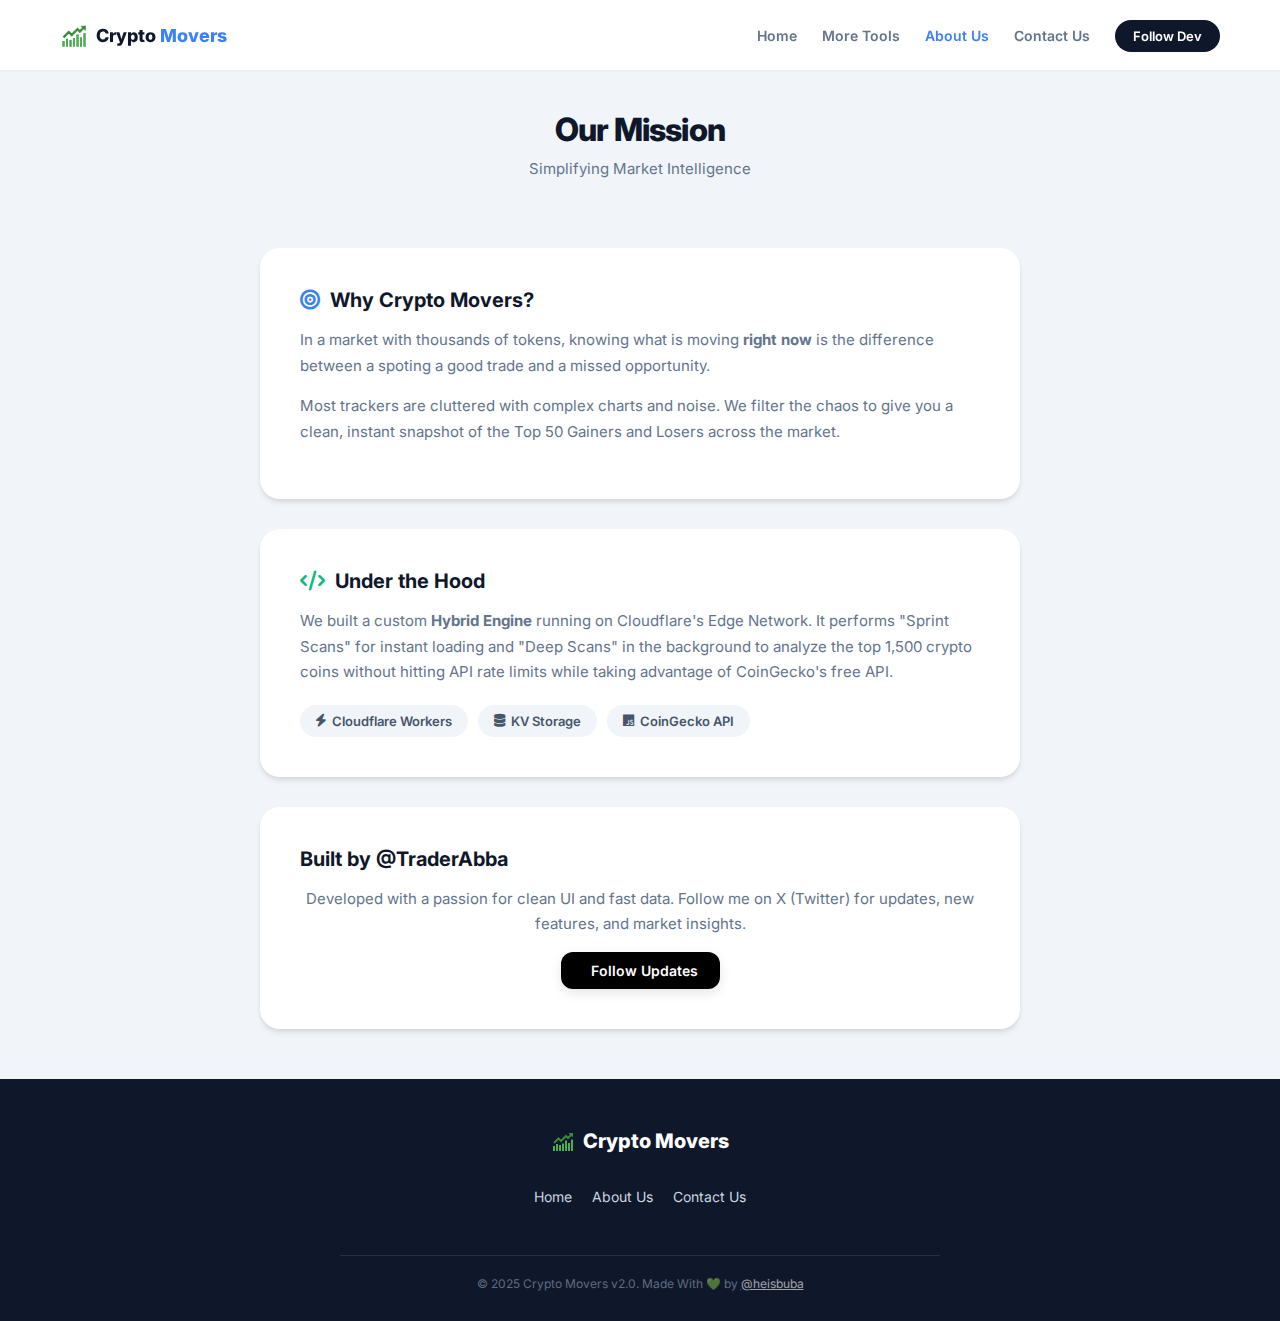
<file: about-us.html>
<!DOCTYPE html>
<html lang="en">
<head>
    <meta charset="UTF-8">
    <meta name="viewport" content="width=device-width, initial-scale=1.0">
    <meta http-equiv="X-UA-Compatible" content="IE=edge">
    
    <title>About Us | Crypto Movers</title>
    
    <meta name="description" content="Learn about Crypto Movers and our mission to provide real-time crypto market intelligence. Built on the edge for speed and accuracy.">
    <meta name="keywords" content="about crypto movers, crypto market tracker, traderabba, crypto tools, real-time crypto data">
    <meta name="author" content="Buha">

    <meta property="og:title" content="About Us | Crypto Movers">
    <meta property="og:description" content="Simplifying market intelligence. Instant snapshots of the Top 50 Gainers and Losers.">
    <meta property="og:image" content="https://cryptomovers.pages.dev/images/social-media.jpg">
    <meta property="og:type" content="website">

    <meta name="twitter:card" content="summary">
    <meta name="twitter:title" content="About Us | Crypto Movers">
    <meta name="twitter:description" content="Simplifying market intelligence. Instant snapshots of the Top 50 Gainers and Losers.">
    <meta name="twitter:image" content="https://cryptomovers.pages.dev/images/social-media.jpg">
    
    <link rel="icon" type="image/png" href="/images/bullish.png">
    <link rel="stylesheet" href="style.css">
      </head>
<body>
    <!-- NAV BAR-->
    <nav class="navbar">
        <div class="nav-container">
            <a href="/" class="logo">
                <img src="/images/bullish.png" alt="Logo">
                <span>Crypto <span class="highlight">Movers</span></span>
            </a>
            
            <div class="menu-toggle" id="mobile-menu">
                <span class="bar"></span><span class="bar"></span><span class="bar"></span>
            </div>
            <ul class="nav-menu">
                <li class="nav-item"><a href="/" class="nav-link">Home</a></li>  
                <li class="nav-item"><a href="/more-tools" class="nav-link">More Tools</a></li>
                <li class="nav-item"><a href="/about-us" class="nav-link active">About Us</a></li>
                <li class="nav-item"><a href="/contact-us" class="nav-link">Contact Us</a></li>            
                <li class="nav-item">
                    <a href="https://x.com/heisbuba" target="_blank" class="nav-btn">Follow Dev</a>
                </li>
            </ul>
        </div>
    </nav>

    <main id="app-content">
        <div class="hero">
            <h1>Our Mission</h1>
            <p class="sub-text">Simplifying Market Intelligence</p>
        </div>

        <div class="about-content-wrapper">
            <div class="card">
                <h3><i class="fas fa-bullseye" style="color:var(--primary)"></i> Why Crypto Movers?</h3>
                <p>
                    In a market with thousands of tokens, knowing what is moving <strong>right now</strong> is the difference between a spoting a good trade and a missed opportunity.
                </p>
                <p>
                    Most trackers are cluttered with complex charts and noise. We filter the chaos to give you a clean, instant snapshot of the Top 50 Gainers and Losers across the market.
                </p>
            </div>

            <div class="card">
                <h3><i class="fas fa-code" style="color:var(--green)"></i> Under the Hood</h3>
                <p>
                    We built a custom <strong>Hybrid Engine</strong> running on Cloudflare's Edge Network. It performs "Sprint Scans" for instant loading and "Deep Scans" in the background to analyze the top 1,500 crypto coins without hitting API rate limits while taking advantage of CoinGecko's free API.
                </p>
                <div class="tech-stack">
                    <span class="tech-badge"><i class="fas fa-bolt"></i> Cloudflare Workers</span>
                    <span class="tech-badge"><i class="fas fa-database"></i> KV Storage</span>
                    <span class="tech-badge"><i class="fab fa-js"></i> CoinGecko API</span>
                </div>
            </div>

            <div class="card" style="text-align: center;">
                <h3>Built by @TraderAbba</h3>
                <p>
                    Developed with a passion for clean UI and fast data. 
                    Follow me on X (Twitter) for updates, new features, and market insights.
                </p>
                <a href="https://x.com/traderabba" target="_blank" class="btn" style="background: black; width: fit-content; margin: 0 auto; margin-top: 15px; text-decoration: none;">
                    <i class="fab fa-x-twitter"></i> Follow Updates
                </a>
            </div>
        </div>
    </main>

    <footer>
        <div class="footer-content">
            <div class="footer-logo"><img src="/images/bullish.png" alt="icon"> Crypto Movers</div>
            <div class="footer-nav">
                <a href="index.html" title="Homepage">Home</a>
                <a href="/dex-movers">About Us</a>
                <a href="contact-us.html">Contact Us</a>
            </div>
            <div class="copyright">
                &copy; 2025 Crypto Movers v2.0. Made With 💚 by <a href="https://github.com/heisbuba" target="_blank">@heisbuba</a>
            </div>
        </div>
    </footer>

    <script src="scripts/common.js"></script>
</body>
</html>
</file>
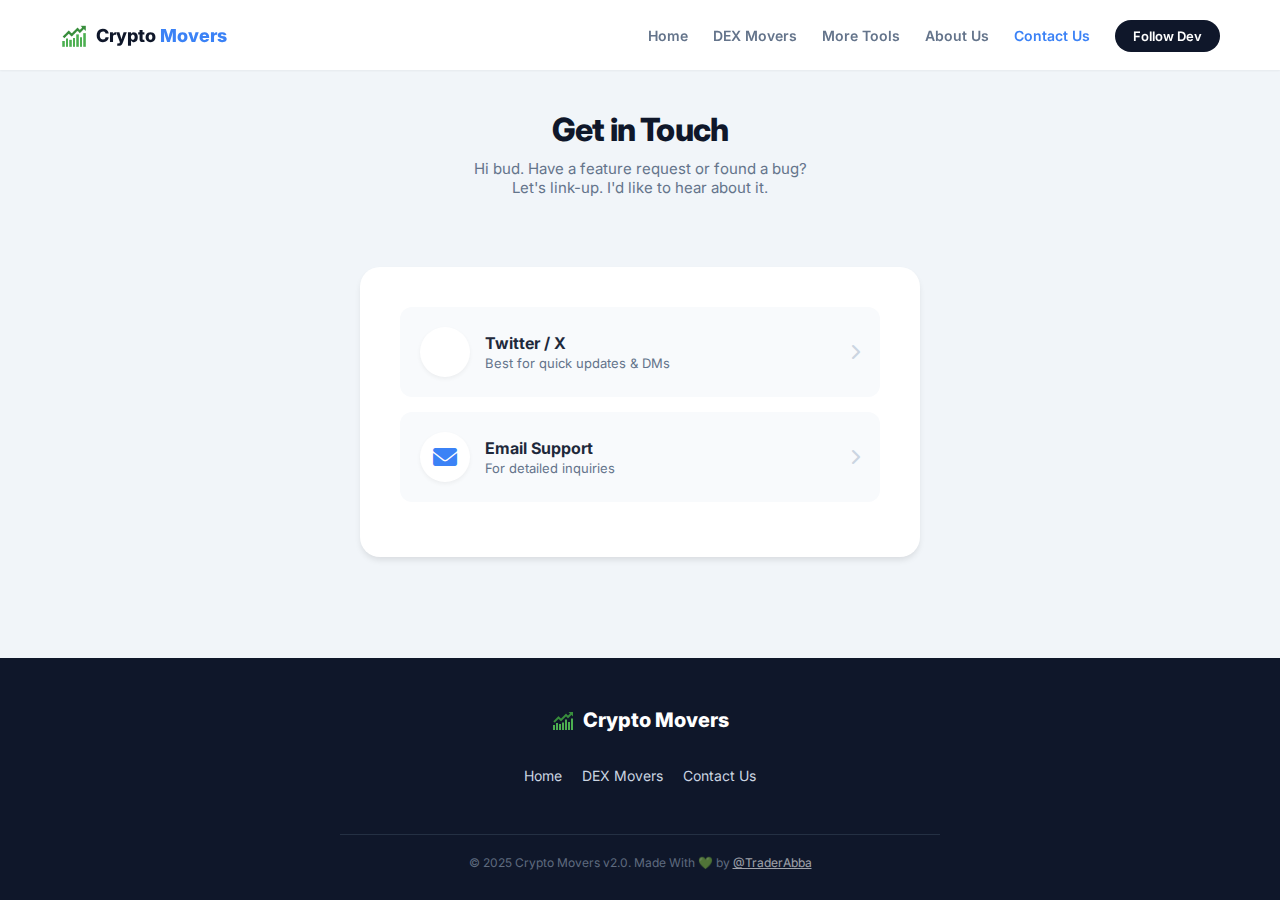
<file: contact-us.html>
<!DOCTYPE html>
<html lang="en">
<head>
    <meta charset="UTF-8">
    <meta name="viewport" content="width=device-width, initial-scale=1.0">
    <meta http-equiv="X-UA-Compatible" content="IE=edge">
    
    <title>Contact Us | Crypto Movers</title>
    
    <meta name="description" content="Get in touch with the Crypto Movers team. Report bugs, suggest features, or contact the developer.">
    <meta name="keywords" content="crypto contact, traderabba contact, crypto movers support, feature request">
    <meta name="author" content="TraderAbba">

    <meta property="og:title" content="Contact Us | Crypto Movers">
    <meta property="og:description" content="Have a feature request or found a bug? Let's link up.">
    <meta property="og:image" content="https://cryptomovers.pages.dev/images/social-media.jpg">
    <meta property="og:type" content="website">

    <meta name="twitter:card" content="summary">
    <meta name="twitter:title" content="Contact Us | Crypto Movers">
    <meta name="twitter:description" content="Have a feature request or found a bug? Let's link up.">
    <meta name="twitter:image" content="https://cryptomovers.pages.dev/images/social-media.jpg">

    <link rel="icon" type="image/png" href="/images/bullish.png">
    <link rel="stylesheet" href="style.css">
</head>
<body>
    
    <nav class="navbar">
        <div class="nav-container">
            <a href="index.html" class="logo">
                <img src="/images/bullish.png" alt="Logo">
                <span>Crypto <span class="highlight">Movers</span></span>
            </a>
            
            <div class="menu-toggle" id="mobile-menu">
                <span class="bar"></span><span class="bar"></span><span class="bar"></span>
            </div>
            <ul class="nav-menu">
                <li class="nav-item"><a href="index.html" class="nav-link">Home</a></li>
                <li class="nav-item"><a href="dex-movers.html" class="nav-link">DEX Movers</a></li>  
                <li class="nav-item"><a href="more-tools.html" class="nav-link">More Tools</a></li>
                <li class="nav-item"><a href="about-us.html" class="nav-link">About Us</a></li>
                <li class="nav-item"><a href="contact-us.html" class="nav-link active">Contact Us</a></li>            
                <li class="nav-item">
                    <a href="https://twitter.com/traderabba" target="_blank" class="nav-btn">Follow Dev</a>
                </li>
            </ul>
        </div>
    </nav>

    <main id="app-content">
        <div class="hero">
            <h1>Get in Touch</h1>
            <p class="sub-text">Hi bud. Have a feature request or found a bug?
            <br>Let's link-up. I'd like to hear about it.</p>
        </div>

        <div class="contact-container">
            <div class="contact-card">
               <a href="https://x.com/traderabba" target="_blank" class="contact-option">
                    <div class="option-icon" style="color: black;"><i class="fab fa-x-twitter"></i></div>
                    <div class="option-text">
                        <h4>Twitter / X</h4>
                        <p>Best for quick updates & DMs</p>
                    </div>
                    <i class="fas fa-chevron-right" style="color:#cbd5e1"></i>
                </a>
                <a href="mailto:traderabba@outlook.com" class="contact-option">
                    <div class="option-icon" style="color: #3b82f6;"><i class="fas fa-envelope"></i></div>
                    <div class="option-text">
                        <h4>Email Support</h4>
                        <p>For detailed inquiries</p>
                    </div>
                    <i class="fas fa-chevron-right" style="color:#cbd5e1"></i>
                </a>
            </div>
        </div>
    </main>

    <footer>
        <div class="footer-content">
            <div class="footer-logo"><img src="/images/bullish.png" alt="icon"> Crypto Movers</div>
            <div class="footer-nav">
                <a href="index.html" title="Homepage">Home</a>
                <a href="dex-movers.html">DEX Movers</a>
                <a href="contact-us.html">Contact Us</a>
            </div>
            <div class="copyright">
                &copy; 2025 Crypto Movers v2.0. Made With 💚 by <a href="https://linktr.ee/traderabba" target="_blank">@TraderAbba</a>
            </div>
        </div>
    </footer>

    <script src="script.js"></script>
</body>
</html>
</file>
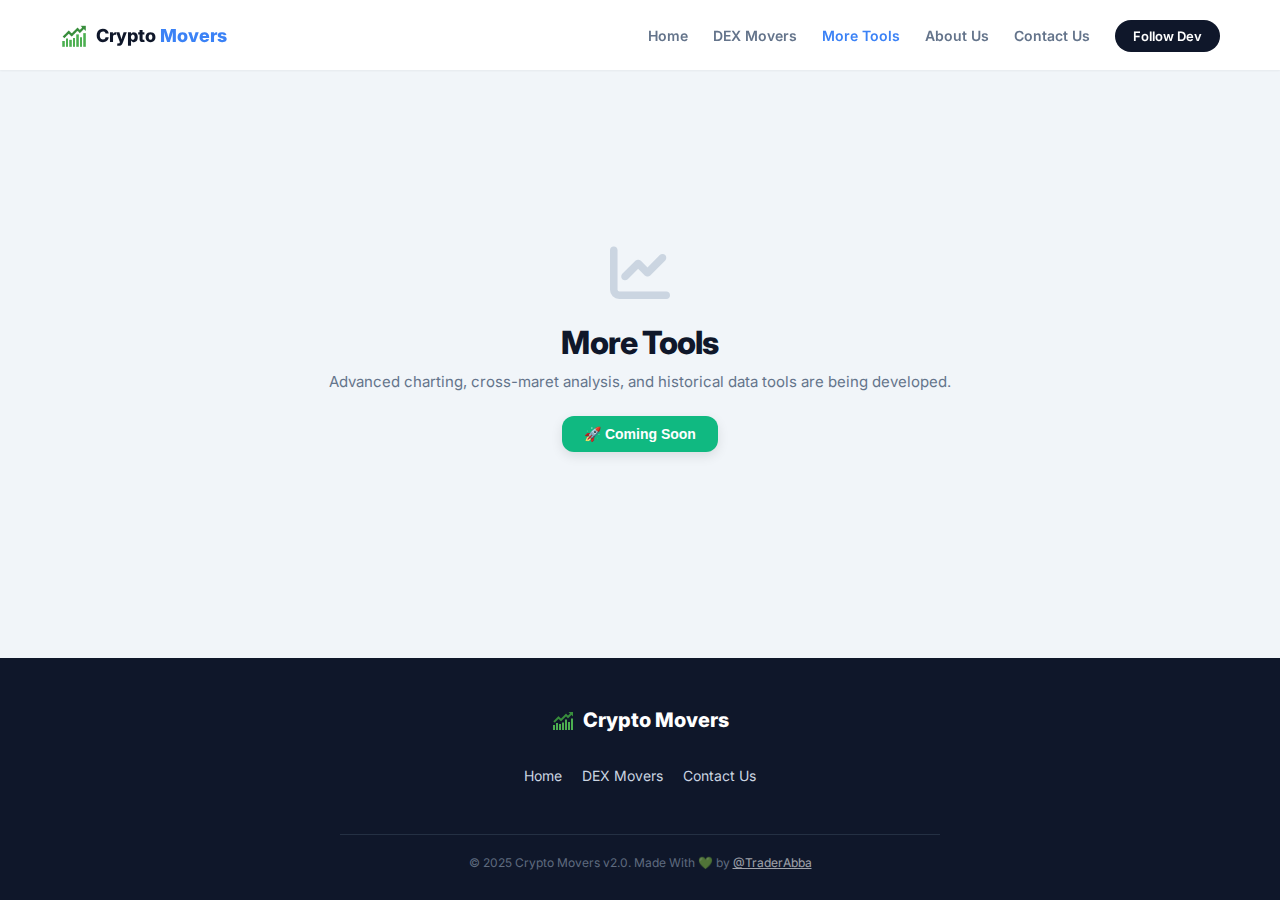
<file: more-tools.html>
<!DOCTYPE html>
<html lang="en">
<head>
    <meta charset="UTF-8">
    <meta name="viewport" content="width=device-width, initial-scale=1.0">
    <meta http-equiv="X-UA-Compatible" content="IE=edge">
    
    <title>More Tools | Crypto Movers</title>
    
    <meta name="description" content="Advanced charting, historical data, and professional market analysis tools, cross-market analysis tools. Coming soon to Crypto Movers.">
    <meta name="keywords" content="crypto charts, historical data, crypto analysis tools, trading tools">
    <meta name="author" content="TraderAbba">

    <meta property="og:title" content="More Tools | Crypto Movers">
    <meta property="og:description" content="Advanced charting, historical data, and professional market analysis tools, cross-market analysis tools. Coming soon to Crypto Movers.">
    <meta property="og:image" content="https://cryptomovers.pages.dev/images/social-media.jpg">
    <meta property="og:type" content="website">

    <meta name="twitter:card" content="summary">
    <meta name="twitter:title" content="More Tools | Crypto Movers">
    <meta name="twitter:description" content="Advanced charting, cross-market analysis, and historical data tools are being developed.">
    <meta name="twitter:image" content="https://cryptomovers.pages.dev/images/social-media.jpg">

    <link rel="icon" type="image/png" href="/images/bullish.png">
    <link rel="stylesheet" href="style.css">
</head>
<body>

    <nav class="navbar">
        <div class="nav-container">
            <a href="index.html" class="logo">
                <img src="/images/bullish.png" alt="Logo">
                <span>Crypto <span class="highlight">Movers</span></span>
            </a>
            
            <div class="menu-toggle" id="mobile-menu">
                <span class="bar"></span><span class="bar"></span><span class="bar"></span>
            </div>
            <ul class="nav-menu">
                <li class="nav-item"><a href="index.html" class="nav-link">Home</a></li>
                <li class="nav-item"><a href="dex-movers.html" class="nav-link">DEX Movers</a></li>  
                <li class="nav-item"><a href="more-tools.html" class="nav-link active">More Tools</a></li>
                <li class="nav-item"><a href="about-us.html" class="nav-link">About Us</a></li>
                <li class="nav-item"><a href="contact-us.html" class="nav-link">Contact Us</a></li>            
                <li class="nav-item">
                    <a href="https://x.com/traderabba" target="_blank" class="nav-btn">Follow Dev</a>
                </li>
            </ul>
        </div>
    </nav>

    <main id="app-content">
        <div class="hero" style="min-height: 60vh; display: flex; flex-direction: column; justify-content: center; align-items: center;">
            <i class="fas fa-chart-line" style="font-size: 60px; color: #cbd5e1; margin-bottom: 20px;"></i>
            <h1>More Tools </h1>
            <p class="sub-text">Advanced charting, cross-maret analysis, and historical data tools are being developed.</p>
            <button class="btn" style="background: #10b981; cursor: default;">
                🚀 Coming Soon
            </button>
        </div>
    </main>

    <footer>
        <div class="footer-content">
            <div class="footer-logo"><img src="/images/bullish.png" alt="icon"> Crypto Movers</div>
            <div class="footer-nav">
                <a href="index.html" title="Homepage">Home</a>
                <a href="dex-movers.html">DEX Movers</a>
                <a href="contact-us.html">Contact Us</a>
            </div>
            <div class="copyright">
                &copy; 2025 Crypto Movers v2.0. Made With 💚 by <a href="https://linktr.ee/traderabba" target="_blank">@TraderAbba</a>
            </div>
        </div>
    </footer>

    <script src="scripts/common.js"></script>
</body>
</html>
</file>
<file: style.css>
/* style.css */

/* === IMPORTS (Fonts & Icons) === */
@import url('https://cdnjs.cloudflare.com/ajax/libs/font-awesome/6.0.0/css/all.min.css');
@import url('https://fonts.googleapis.com/css2?family=Inter:wght@400;600;700;800&display=swap');

/* Roo CSS **/

:root {
    --primary: #3b82f6;
    --dark: #0f172a; /* Darker, richer blue-black */
    --light: #f1f5f9;
    --white: #ffffff;
    --green: #10b981;
    --green-bg: #ecfdf5;
    --green-border: #6ee7b7;
    --red: #ef4444;
    --red-bg: #fef2f2;
    --red-border: #fca5a5;
    --shadow: 0 4px 6px -1px rgba(0, 0, 0, 0.1), 0 2px 4px -1px rgba(0, 0, 0, 0.06);
    --nav-height: 70px;
}

* { box-sizing: border-box; margin: 0; padding: 0; }

body {
    background: var(--light);
    font-family: 'Inter', sans-serif;
    color: var(--dark);
    padding-top: var(--nav-height);
    -webkit-tap-highlight-color: transparent;
    display: flex; flex-direction: column; min-height: 100vh;
}

/* --- NAVIGATION --- */
.navbar {
    background: var(--white);
    height: var(--nav-height);
    display: flex; justify-content: center; align-items: center;
    position: fixed; top: 0; width: 100%; z-index: 1000;
    box-shadow: 0 1px 2px rgba(0,0,0,0.05);
}

.nav-container {
    display: flex; justify-content: space-between; /* Pushes Logo Left, Menu Right */
    align-items: center;
    width: 100%; max-width: 1200px; padding: 0 20px;
}

.logo { display: flex; align-items: center; gap: 8px; text-decoration: none; font-weight: 800; font-size: 18px; color: var(--dark); }
.logo img { width: 28px; height: 28px; }
.highlight { color: var(--primary); }

.nav-menu { display: flex; align-items: center; gap: 25px; list-style: none; }
.nav-link { text-decoration: none; color: #64748b; font-weight: 600; font-size: 14px; transition: 0.2s; }
.nav-link:hover, .nav-link.active { color: var(--primary); }
.nav-btn { padding: 8px 18px; background: var(--dark); color: white; border-radius: 50px; text-decoration: none; font-size: 13px; font-weight: 600; transition: transform 0.2s; }
.nav-btn:hover { transform: translateY(-1px); }

/* Mobile Menu Toggle */
.menu-toggle { display: none; cursor: pointer; padding: 10px; z-index: 1001; }
.bar { display: block; width: 24px; height: 2.5px; margin: 5px auto; background: var(--dark); transition: 0.3s; border-radius: 2px; }

/* --- HERO --- */
.hero { text-align: center; padding: 40px 15px 25px; }
h1 { font-size: 32px; font-weight: 800; letter-spacing: -0.8px; margin-bottom: 10px; color: var(--dark); }
.sub-text { color: #64748b; font-size: 15px; margin-bottom: 25px; }

.controls { display: flex; justify-content: center; gap: 12px; margin-bottom: 15px; flex-wrap: wrap; }
.btn {
    padding: 10px 22px; border: none; border-radius: 12px;
    font-weight: 600; color: white; cursor: pointer;
    box-shadow: 0 4px 12px rgba(0,0,0,0.1); font-size: 14px;
    display: flex; align-items: center; gap: 8px; transition: transform 0.2s;
}
.btn:active { transform: scale(0.96); }
.btn-gainers { background: var(--green); }
.btn-losers { background: var(--red); }

/* --- MARKET GRID --- */
.market-section { padding: 10px; margin-bottom: 30px; }
.section-header { text-align: center; margin-bottom: 25px; }
h2 { font-size: 20px; display: inline-flex; align-items: center; gap: 10px; font-weight: 700; }

.container {
    display: flex; flex-wrap: wrap; justify-content: center;
    gap: 15px; max-width: 1200px; margin: 0 auto;
}

/* --- BUBBLE DESIGN --- */
.bubble {
    width: 130px; height: 130px;
    background: var(--white);
    border-radius: 50%;
    display: flex; flex-direction: column; align-items: center; justify-content: center;
    box-shadow: 0 8px 16px -4px rgba(0,0,0,0.1); /* Softer, deeper shadow */
    transition: transform 0.2s;
    border: 3px solid transparent; /* Placeholder for color */
    position: relative;
    z-index: 1;
}

/* Targeted Styles using Parent ID */
#gainers-wrapper .bubble, .bubble.force-gainer { 
    background: var(--green-bg); 
    border-color: var(--green-border); 
}
#losers-wrapper .bubble, .bubble.force-loser { 
    background: var(--red-bg); 
    border-color: var(--red-border); 
}

.bubble:hover { transform: translateY(-5px); z-index: 10; }

.bubble img { width: 40px; height: 40px; border-radius: 50%; margin-bottom: 6px; box-shadow: 0 2px 5px rgba(0,0,0,0.1); object-fit: cover; will-change: transform; transform: translateZ(0); }
.symbol { font-weight: 800; color: var(--dark); font-size: 14px; text-transform: uppercase; letter-spacing: 0.5px; }
.percent { font-weight: 700; font-size: 13px; }
.gainer-percent { color: #15803d; }
.loser-percent { color: #b91c1c; }

/* === MODAL STYLES === */
.modal-overlay {
    position: fixed; top: 0; left: 0; width: 100%; height: 100%;
    background: rgba(15, 23, 42, 0.8); /* Dark backdrop */
    backdrop-filter: blur(5px);
    z-index: 3000;
    display: flex; align-items: center; justify-content: center;
    opacity: 0; pointer-events: none; transition: opacity 0.3s ease;
}

.modal-overlay.active { opacity: 1; pointer-events: all; }

.modal-content {
    background: white; width: 90%; max-width: 400px;
    border-radius: 24px; padding: 25px;
    position: relative;
    transform: translateY(20px); transition: transform 0.3s cubic-bezier(0.34, 1.56, 0.64, 1);
    box-shadow: 0 25px 50px -12px rgba(0, 0, 0, 0.25);
}

.modal-overlay.active .modal-content { transform: translateY(0); }

.close-modal {
    position: absolute; top: 15px; right: 20px;
    background: none; border: none; font-size: 28px; color: #94a3b8; cursor: pointer;
}

.modal-header { display: flex; align-items: center; gap: 15px; margin-bottom: 25px; }
.modal-header img { width: 48px; height: 48px; border-radius: 50%; }
.modal-header h2 { font-size: 20px; margin: 0; color: #0f172a; }
.modal-header span { font-size: 14px; color: #64748b; font-weight: 600; }
.modal-price { margin-left: auto; font-size: 20px; font-weight: 800; color: #0f172a; }

.modal-grid { display: grid; grid-template-columns: 1fr 1fr; gap: 15px; margin-bottom: 20px; }
.stat-box { background: #f8fafc; padding: 12px; border-radius: 12px; text-align: center; }
.stat-box .label { display: block; font-size: 11px; color: #64748b; text-transform: uppercase; letter-spacing: 0.5px; margin-bottom: 4px; }
.stat-box .value { font-weight: 700; color: #334155; font-size: 14px; }

.modal-history { margin-bottom: 25px; }
.modal-history h3 { font-size: 13px; color: #94a3b8; margin-bottom: 10px; font-weight: 600; text-transform: uppercase; }
.history-row { display: flex; justify-content: space-between; padding: 8px 0; border-bottom: 1px solid #f1f5f9; font-size: 14px; }
.history-row:last-child { border: none; }

.percent-tag { font-weight: 700; }
.percent-tag.green { color: #16a34a; }
.percent-tag.red { color: #dc2626; }
.percent-tag.gray { color: #94a3b8; }

.modal-actions { display: flex; gap: 10px; }
.action-btn { flex: 1; padding: 12px; border-radius: 12px; display: flex; align-items: center; justify-content: center; gap: 8px; text-decoration: none; font-weight: 600; font-size: 14px; transition: transform 0.2s; }
.action-btn:hover { transform: translateY(-2px); filter: brightness(110%); }
.cg-btn { 
    background: #8CC542; 
    box-shadow: 0 4px 10px rgba(140, 197, 66, 0.3); color: #0f172a; }
.tv-btn { background: #0f172a;
    box-shadow: 0 4px 10px rgba(0, 0, 0, 0.3); color: white; }


/* --- MODERN DARK FOOTER --- */
footer {
    margin-top: auto;
    background: var(--dark);
    color: #94a3b8;
    padding: 50px 20px 30px;
    text-align: center;
}
.footer-content { max-width: 600px; margin: 0 auto; display: flex; flex-direction: column; align-items: center; }
.footer-logo { font-weight: 800; font-size: 20px; color: var(--white); margin-bottom: 15px; display: flex; align-items: center; gap: 8px; }
.footer-logo img { width: 24px; }
.footer-nav { margin: 20px 0; display: flex; gap: 20px; flex-wrap: wrap; justify-content: center; }
.footer-nav a { color: #cbd5e1; text-decoration: none; font-size: 14px; transition: 0.2s; }
.footer-nav a:hover { color: var(--primary); }
.copyright { font-size: 12px; margin-top: 30px; opacity: 0.6; border-top: 1px solid #334155; padding-top: 20px; width: 100%; }
.copyright a{color: #fff;}

/* ----- ABOUT PAGE ----- */
        .about-content-wrapper { max-width: 800px; margin: 0 auto; padding: 20px; }
        .card { 
            background: var(--white); 
            padding: 40px; 
            border-radius: 20px; 
            box-shadow: var(--shadow); 
            margin-bottom: 30px; 
        }
        .card h3 { 
            color: var(--dark); 
            font-size: 20px; 
            margin-bottom: 15px; 
            display: flex; align-items: center; gap: 10px; font-weight: 700; 
        }
        .card p { 
            line-height: 1.7; 
            color: #64748b; 
            margin-bottom: 15px; 
            font-size: 15px;
        }
        .tech-stack { 
            display: flex; gap: 10px; margin-top: 20px; flex-wrap: wrap; 
        }
        .tech-badge { 
            background: #f1f5f9; 
            padding: 8px 16px; 
            border-radius: 50px; 
            font-size: 13px; 
            font-weight: 600; 
            color: #475569; 
            display: flex; align-items: center; gap: 6px; 
        }

/* --- CONTACT CONTAINERS --- */
 .contact-container { max-width: 600px; margin: 0 auto; padding: 20px; }
        .contact-card { background: white; border-radius: 20px; padding: 40px; box-shadow: 0 4px 6px -1px rgba(0,0,0,0.1); text-align: center; }
        .contact-option { display: flex; align-items: center; justify-content: space-between; background: #f8fafc; padding: 20px; border-radius: 12px; margin-bottom: 15px; transition: transform 0.2s; text-decoration: none; color: inherit; }
        .contact-option:hover { transform: translateY(-2px); background: #f1f5f9; }
        .option-icon { font-size: 24px; width: 50px; height: 50px; background: white; border-radius: 50%; display: flex; align-items: center; justify-content: center; box-shadow: 0 2px 4px rgba(0,0,0,0.05); }
        .option-text { text-align: left; flex: 1; margin-left: 15px; }
        .option-text h4 { margin: 0; font-size: 16px; color: #1e293b; font-weight: 700; }
        .option-text p { margin: 2px 0 0; font-size: 13px; color: #64748b; }

/* --- X LOGO FORCED UPDATE --- */
.fa.fa-twitter	{font-family:sans-serif; }
.fa.fa-twitter::before{ content:"𝕏"; font-size:1.2em; }

/* --- MOBILE RESPONSIVE --- */
@media (max-width: 768px) {
    .menu-toggle { display: block; margin-left: auto; /* Force Right */ }
    
    .nav-menu {
        position: fixed; left: 0; top: var(--nav-height);
        flex-direction: column; background: var(--white);
        width: 100%; height: 0; overflow: hidden;
        transition: height 0.3s ease;
        box-shadow: 0 10px 20px rgba(0,0,0,0.05);
        padding: 0; gap: 0;
    }
    .nav-menu.active { height: auto; padding-bottom: 20px; border-bottom: 1px solid #eee; }
    
    .nav-item { width: 100%; text-align: center; }
    .nav-link { display: block; padding: 15px; border-bottom: 1px solid #f8fafc; font-size: 16px; }
    .nav-btn { display: inline-block; margin-top: 15px; }

    /* Hamburger Animation */
    .menu-toggle.active .bar:nth-child(2) { opacity: 0; }
    .menu-toggle.active .bar:nth-child(1) { transform: translateY(8px) rotate(45deg); }
    .menu-toggle.active .bar:nth-child(3) { transform: translateY(-8px) rotate(-45deg); }

    /* Bubble Mobile Layout */
    .container { gap: 10px; padding: 0 10px; }
    .bubble { width: 95px; height: 95px; border-width: 2px; }
    .bubble img { width: 30px; height: 30px; }
    .symbol { font-size: 11px; }
    .percent { font-size: 11px; }
}

/* Loader */
#loader { position: fixed; top: 0; left: 0; width: 100%; height: 100%; background: var(--white); z-index: 2000; display: flex; flex-direction: column; align-items: center; justify-content: center; }
.spinner { width: 40px; height: 40px; border: 4px solid #e2e8f0; border-top-color: var(--primary); border-radius: 50%; animation: spin 0.8s linear infinite; margin-bottom: 15px; }
@keyframes spin { to { transform: rotate(360deg); } }

/* SORT button CSS */
.select-wrapper {
    position: relative;
    display: inline-block;
}

.btn-sort {
    background: #475569; /* Slate Gray */
    color: white;
    appearance: none; /* Removes default browser arrow */
    -webkit-appearance: none;
    padding-right: 30px; /* Space for custom arrow */
    background-image: url("data:image/svg+xml;charset=US-ASCII,%3Csvg%20xmlns%3D%22http%3A%2F%2Fwww.w3.org%2F2000%2Fsvg%22%20width%3D%22292.4%22%20height%3D%22292.4%22%3E%3Cpath%20fill%3D%22%23FFFFFF%22%20d%3D%22M287%2069.4a17.6%2017.6%200%200%200-13-5.4H18.4c-5%200-9.3%201.8-12.9%205.4A17.6%2017.6%200%200%200%200%2082.2c0%205%201.8%209.3%205.4%2012.9l128%20127.9c3.6%203.6%207.8%205.4%2012.8%205.4s9.2-1.8%2012.8-5.4L287%2095c3.5-3.5%205.4-7.8%205.4-12.8%200-5-1.9-9.2-5.5-12.8z%22%2F%3E%3C%2Fsvg%3E");
    background-repeat: no-repeat;
    background-position: right 12px center;
    background-size: 10px;
    cursor: pointer;
}

.btn-sort:hover {
    background-color: #334155;
}

.btn-sort:focus {
    outline: none;
    box-shadow: 0 0 0 3px rgba(71, 85, 105, 0.4);
}

/* --- DATA SOURCE TOGGLE (New) --- */
.toggle-container {
    display: flex;
    justify-content: center;
    gap: 15px;
    margin: 25px 0 35px;
    flex-wrap: wrap;
}

/* Toggle Button Style - Extends .btn */
.btn-toggle {
    background: var(--white);
    color: #64748b; /* Muted gray for inactive */
    border: 2px solid #e2e8f0; /* Subtle border */
    box-shadow: 0 4px 6px rgba(0,0,0,0.03);
    min-width: 140px;
    justify-content: center;
    transition: all 0.2s ease;
}

/* Hover State */
.btn-toggle:hover {
    border-color: var(--primary);
    color: var(--primary);
    background: #f8fafc;
    transform: translateY(-2px);
}

/* Active State (Selected) */
.btn-toggle.active {
    background: var(--dark);
    color: var(--white);
    border-color: var(--dark);
    box-shadow: 0 6px 12px rgba(15, 23, 42, 0.2);
    opacity: 1;
}

/* Mobile Adjustments */
@media (max-width: 768px) {
    .toggle-container { gap: 10px; margin: 20px 0; }
    .btn-toggle { 
        padding: 10px 15px; 
        font-size: 13px; 
        min-width: auto; 
        flex: 1; /* Make buttons equal width on mobile */
    }
}
</file>
